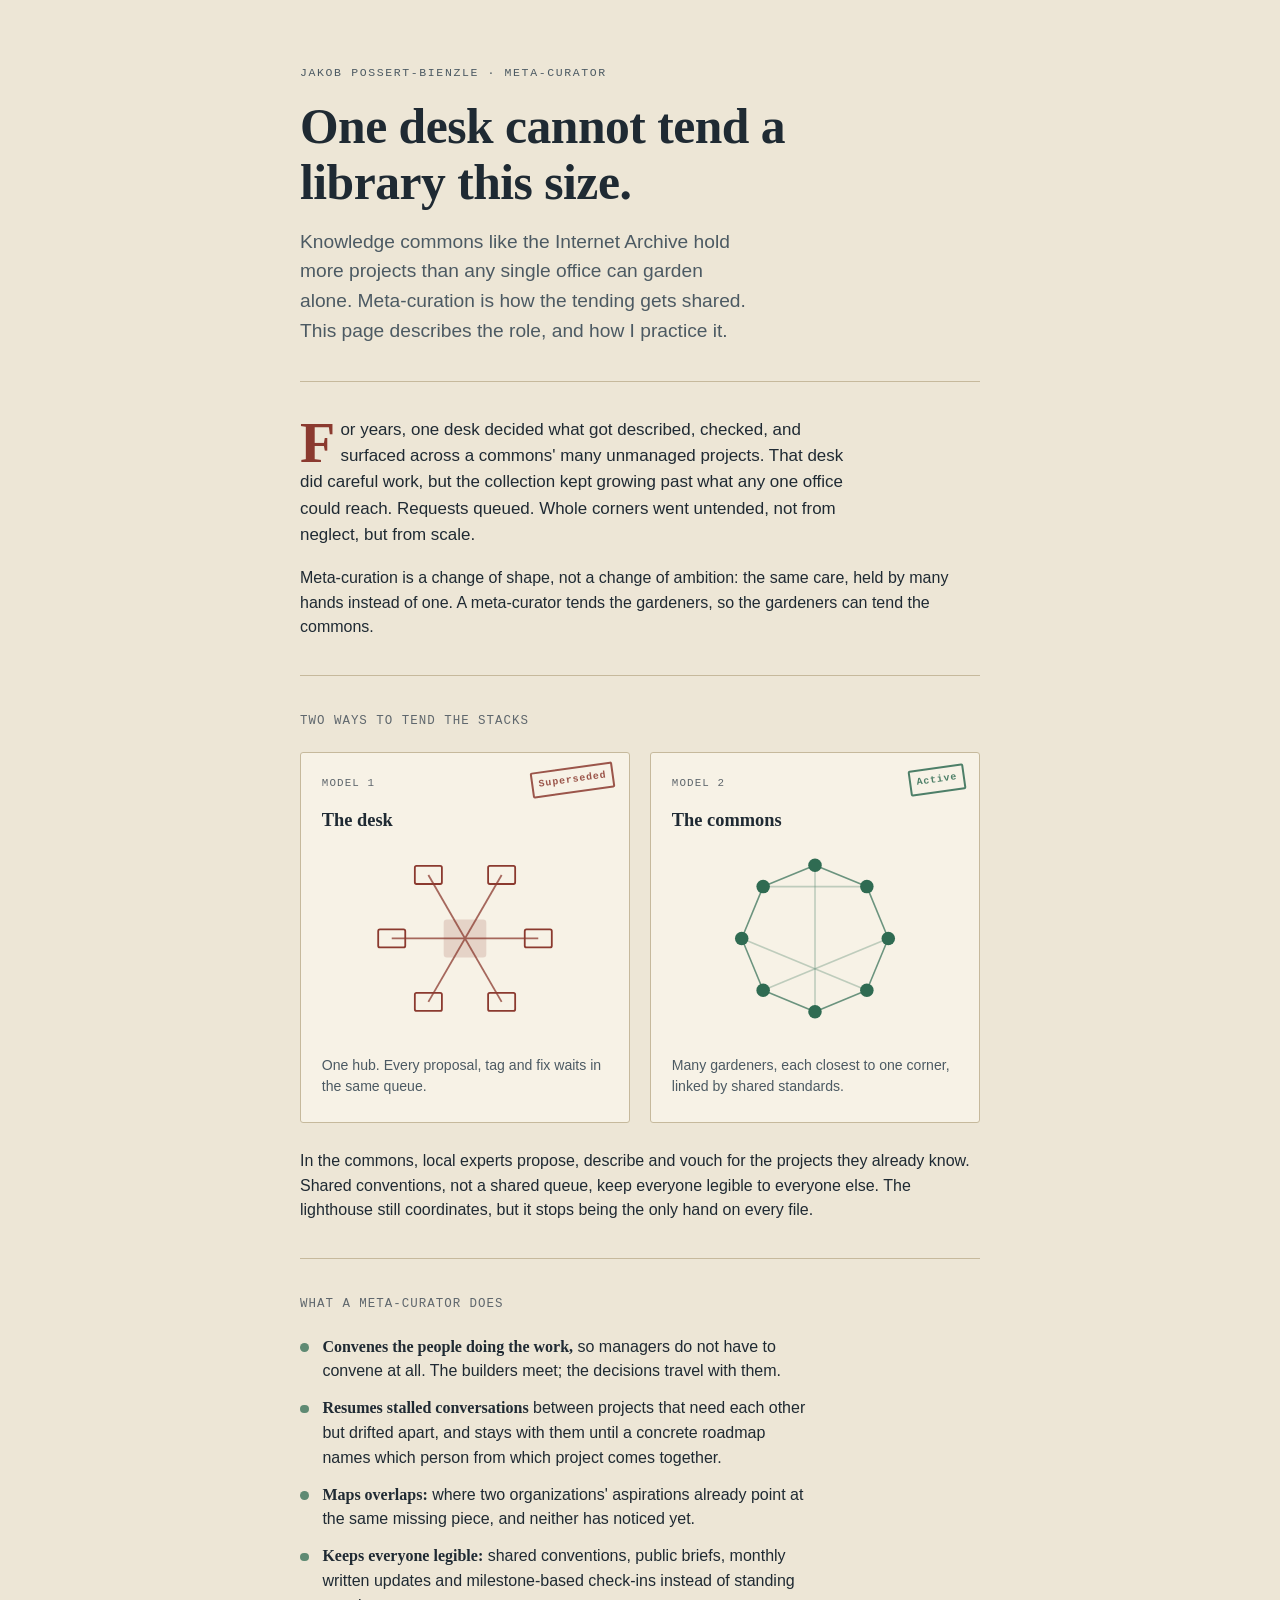
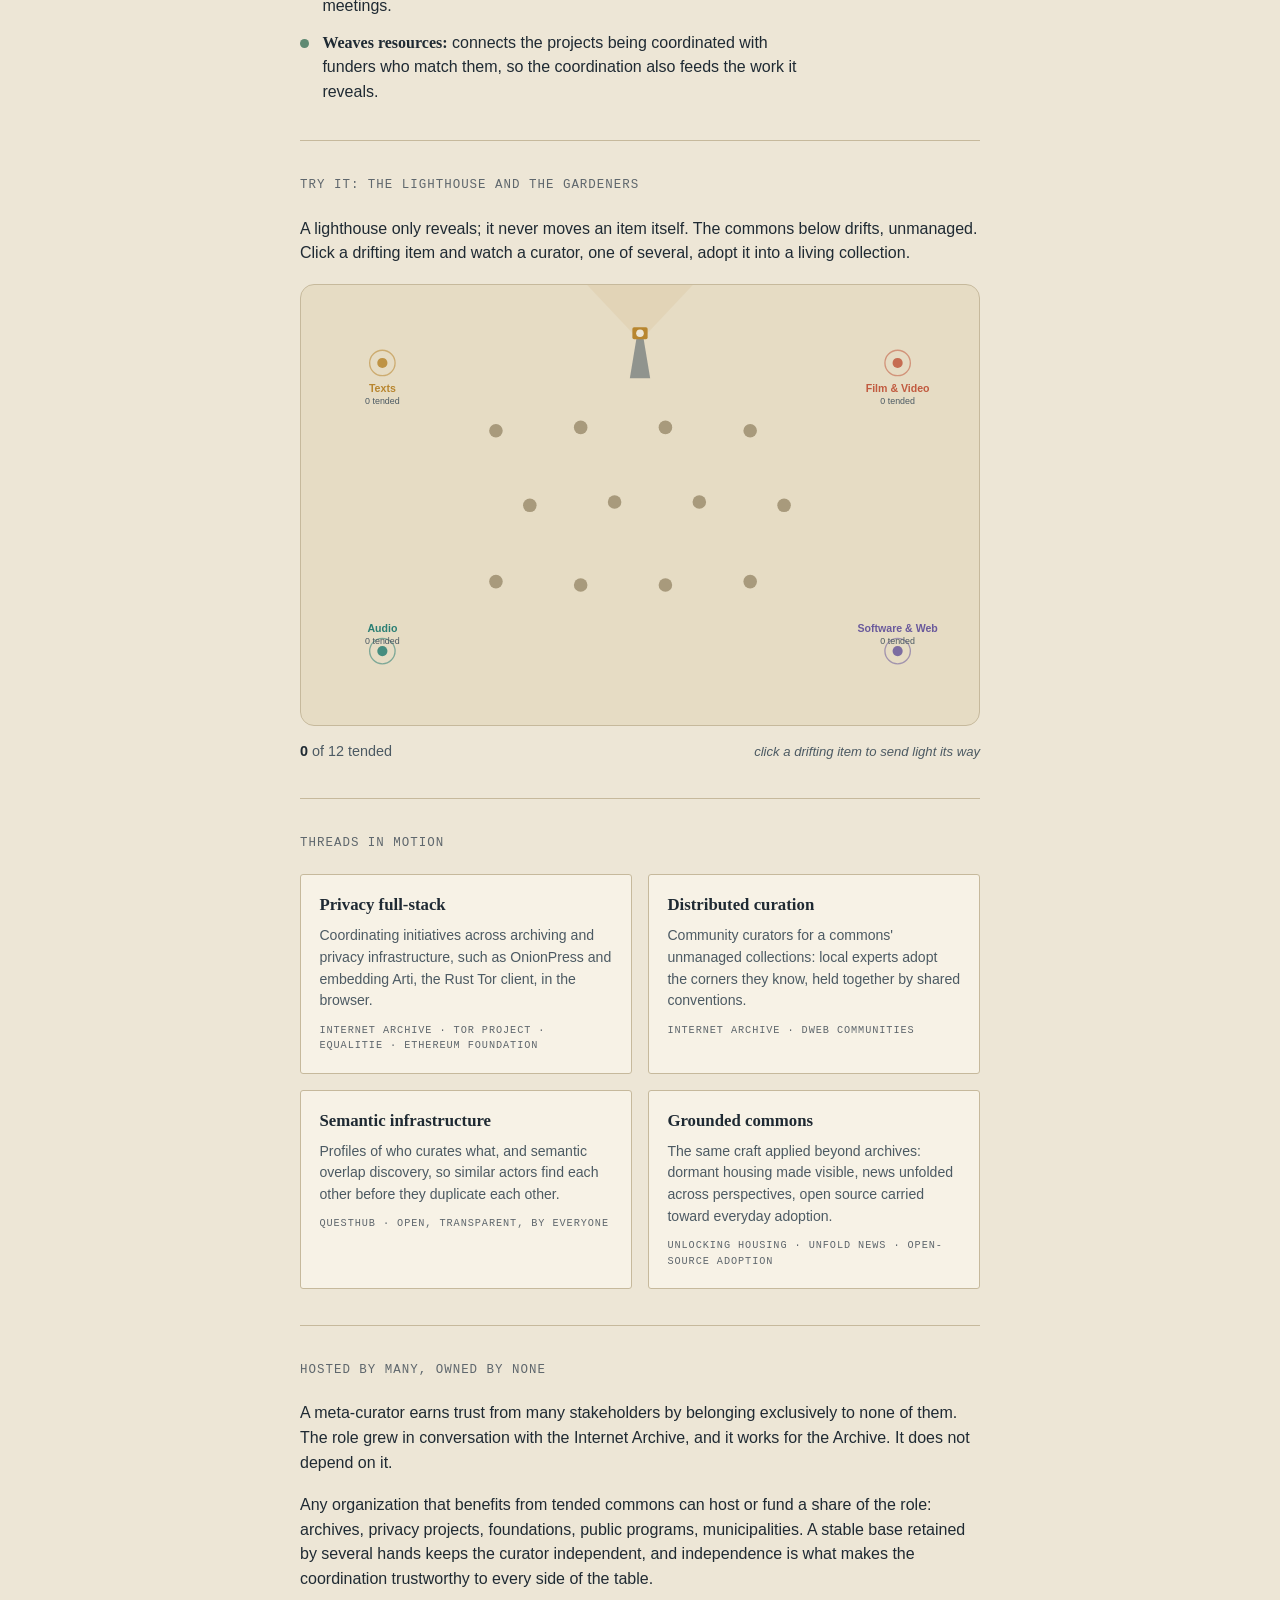
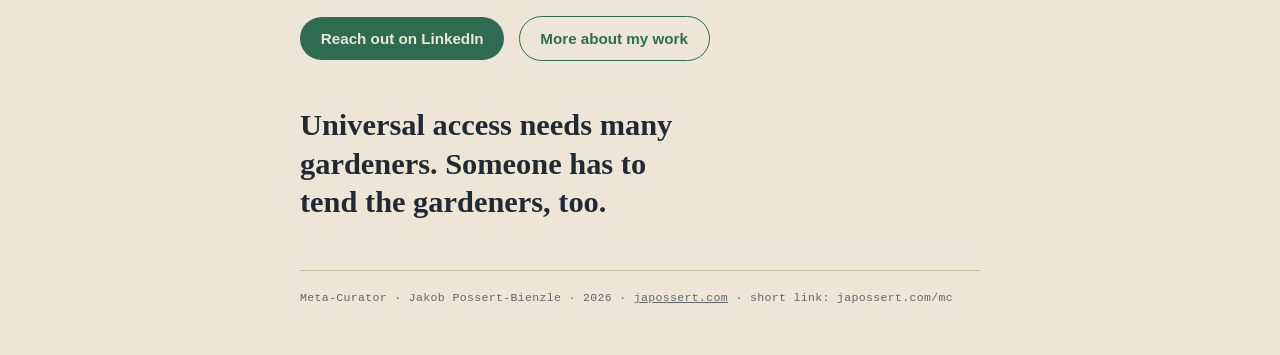
<file: public/meta-curator/index.html>
<!doctype html>
<html lang="en">
<head>
<meta charset="utf-8">
<title>Meta-Curator &middot; Jakob Possert-Bienzle</title>
<meta name="description" content="Meta-curation: coordinating the initiatives of knowledge-commons organizations such as the Internet Archive, the Tor Project and eQualitie. A role hosted by many, owned by none.">
<meta name="viewport" content="width=device-width, initial-scale=1">
<link rel="canonical" href="https://japossert.com/meta-curator/">
<link rel="icon" href="/favicon.ico">
<style>
  :root {
    --paper: #ede6d6;
    --card: #f7f2e6;
    --ink: #1f2a33;
    --ink-soft: #4c5a63;
    --ink-faint: #5f676d;
    --line: #c6b99c;
    --accent-desk: #8b3a2f;
    --accent-web: #2f6b52;
    --rule-w: 1px;
    --serif: Georgia, "Iowan Old Style", "Palatino Linotype", "Book Antiqua", serif;
    --sans: -apple-system, BlinkMacSystemFont, "Segoe UI", Roboto, "Helvetica Neue", Arial, sans-serif;
    --mono: ui-monospace, "SF Mono", Menlo, Consolas, "Liberation Mono", monospace;
    /* stage (interactive) palette */
    --stage: #e6dcc4;
    --gold: #b8862f;
    --coral: #c15a3f;
    --teal: #2b7f74;
    --violet: #6a5a9c;
    --unfound: #a89a7c;
    --beam: 184, 134, 47;
    --focus: #1c5f8c;
  }

  @media (prefers-color-scheme: dark) {
    :root {
      --paper: #17212b;
      --card: #1f2b36;
      --ink: #e8e0cd;
      --ink-soft: #a9b3ba;
      --ink-faint: #8d99a1;
      --line: #3a4753;
      --accent-desk: #e08a72;
      --accent-web: #6fbf9a;
      --stage: #1a242f;
      --gold: #d9a441;
      --coral: #e2765d;
      --teal: #4fb8a9;
      --violet: #a692e0;
      --unfound: #66707a;
      --beam: 217, 164, 65;
      --focus: #8fc4e8;
    }
  }

  * { box-sizing: border-box; }

  html { -webkit-text-size-adjust: 100%; }

  body {
    margin: 0;
    background: var(--paper);
    color: var(--ink);
    font-family: var(--sans);
    line-height: 1.55;
    overflow-x: hidden;
  }

  main {
    max-width: 46rem;
    margin: 0 auto;
    padding: clamp(1.5rem, 6vw, 4rem) clamp(1.1rem, 5vw, 1.75rem) 3rem;
  }

  a { color: var(--accent-web); }

  .eyebrow {
    font-family: var(--mono);
    font-size: 0.72rem;
    letter-spacing: 0.14em;
    text-transform: uppercase;
    color: var(--ink-soft);
    margin: 0 0 1.1rem;
  }

  h1 {
    font-family: var(--serif);
    font-weight: 700;
    font-size: clamp(1.9rem, 6.4vw, 3.1rem);
    line-height: 1.12;
    letter-spacing: -0.01em;
    margin: 0 0 1rem;
    max-width: 20ch;
  }

  h2 {
    font-family: var(--serif);
    font-weight: 700;
    font-size: clamp(1.25rem, 3.6vw, 1.6rem);
    line-height: 1.25;
    margin: 0 0 1rem;
  }

  .dek {
    font-size: clamp(1rem, 2.6vw, 1.2rem);
    color: var(--ink-soft);
    max-width: 42ch;
    margin: 0 0 2.2rem;
  }

  .rule {
    border: none;
    border-top: var(--rule-w) solid var(--line);
    margin: 2.2rem 0;
  }

  .lede {
    font-size: 1.06rem;
    max-width: 58ch;
  }

  .lede::first-letter {
    font-family: var(--serif);
    font-weight: 700;
    font-size: 3.4em;
    line-height: 0.82;
    float: left;
    margin: 0.03em 0.09em 0 0;
    color: var(--accent-desk);
  }

  p { margin: 0 0 1.1rem; }

  .section-label {
    font-family: var(--mono);
    font-size: 0.78rem;
    letter-spacing: 0.08em;
    text-transform: uppercase;
    color: var(--ink-faint);
    margin: 0 0 1.3rem;
  }

  .diagram-row {
    display: flex;
    flex-wrap: wrap;
    gap: 1.25rem;
    margin: 0 0 1.6rem;
  }

  .card {
    flex: 1 1 15rem;
    min-width: 0;
    position: relative;
    background: var(--card);
    border: 1px solid var(--line);
    border-radius: 3px;
    padding: 1.4rem 1.3rem 1.5rem;
    overflow: hidden;
  }

  .card h3 {
    font-family: var(--serif);
    font-size: 1.15rem;
    font-weight: 700;
    margin: 0 0 0.15rem;
  }

  .card .tag {
    font-family: var(--mono);
    font-size: 0.68rem;
    letter-spacing: 0.1em;
    color: var(--ink-faint);
    text-transform: uppercase;
    margin: 0 0 0.9rem;
  }

  .card svg {
    display: block;
    width: 100%;
    height: auto;
    max-width: 15.5rem;
    margin: 0 auto;
  }

  .desk-diagram { color: var(--accent-desk); }
  .commons-diagram { color: var(--accent-web); }

  .card p.caption {
    font-size: 0.88rem;
    color: var(--ink-soft);
    margin: 0.9rem 0 0;
  }

  .stamp {
    position: absolute;
    top: 0.9rem;
    right: 0.9rem;
    font-family: var(--mono);
    font-size: 0.62rem;
    letter-spacing: 0.09em;
    font-weight: 700;
    padding: 0.32em 0.55em;
    border: 2px solid currentColor;
    border-radius: 2px;
    transform: rotate(-8deg);
    opacity: 0.85;
  }

  .card.desk .stamp { color: var(--accent-desk); }
  .card.commons .stamp { color: var(--accent-web); }

  /* practice list */
  ul.practice {
    list-style: none;
    margin: 0 0 1.1rem;
    padding: 0;
  }
  ul.practice li {
    position: relative;
    padding-left: 1.4rem;
    margin-bottom: 0.75rem;
    max-width: 58ch;
  }
  ul.practice li::before {
    content: "";
    position: absolute;
    left: 0;
    top: 0.52em;
    width: 0.55em;
    height: 0.55em;
    border-radius: 50%;
    background: var(--accent-web);
    opacity: 0.75;
  }
  ul.practice li strong {
    font-family: var(--serif);
  }

  /* threads grid */
  .threads-grid {
    display: grid;
    grid-template-columns: repeat(auto-fit, minmax(15rem, 1fr));
    gap: 1rem;
    margin: 0 0 1.4rem;
  }
  .thread-card {
    background: var(--card);
    border: 1px solid var(--line);
    border-radius: 3px;
    padding: 1.1rem 1.15rem 1.15rem;
  }
  .thread-card h3 {
    font-family: var(--serif);
    font-size: 1.05rem;
    font-weight: 700;
    margin: 0 0 0.4rem;
  }
  .thread-card p {
    font-size: 0.88rem;
    color: var(--ink-soft);
    margin: 0;
  }
  .thread-card .who {
    display: block;
    font-family: var(--mono);
    font-size: 0.64rem;
    letter-spacing: 0.09em;
    text-transform: uppercase;
    color: var(--ink-faint);
    margin-top: 0.65rem;
  }

  .closer {
    font-family: var(--serif);
    font-weight: 700;
    font-size: clamp(1.4rem, 4.4vw, 1.9rem);
    line-height: 1.28;
    max-width: 26ch;
    margin: 2.4rem 0 0;
  }

  .cta {
    display: inline-block;
    font-family: var(--sans);
    font-weight: 600;
    font-size: 0.95rem;
    color: var(--paper);
    background: var(--accent-web);
    border-radius: 999px;
    padding: 0.6rem 1.3rem;
    text-decoration: none;
    margin: 0.4rem 0.6rem 0.4rem 0;
  }
  .cta.ghost {
    color: var(--accent-web);
    background: transparent;
    border: 1px solid var(--accent-web);
  }

  footer {
    margin-top: 3rem;
    padding-top: 1.1rem;
    border-top: var(--rule-w) solid var(--line);
    font-family: var(--mono);
    font-size: 0.72rem;
    letter-spacing: 0.03em;
    color: var(--ink-faint);
  }
  footer a { color: var(--ink-faint); }

  @media (max-width: 30rem) {
    .diagram-row { flex-direction: column; }
  }

  @media (prefers-reduced-motion: no-preference) {
    .fade-in {
      animation: fade-up 0.7s ease-out both;
    }
    .fade-in.fade-in-delayed { animation-delay: 0.08s; }
    @keyframes fade-up {
      from { opacity: 0; transform: translateY(8px); }
      to { opacity: 1; transform: translateY(0); }
    }
  }

  :focus-visible {
    outline: 2px solid var(--accent-web);
    outline-offset: 2px;
  }

  /* ---- interactive stage (the lighthouse and the gardeners) ---- */
  .stage-frame {
    position: relative;
    width: 100%;
    border-radius: 14px;
    background: var(--stage);
    border: 1px solid var(--line);
    overflow: hidden;
  }
  svg#stage {
    display: block;
    width: 100%;
    height: auto;
  }
  .item-btn { cursor: pointer; }
  .item-btn:focus-visible { outline: none; }
  .item-btn:focus-visible circle.hit-ring {
    stroke: var(--focus);
    stroke-width: 3;
    opacity: 1;
  }
  .item-core { transition: fill 0.5s ease, r 0.5s ease; }
  .item-node { transition: transform 1.1s cubic-bezier(.2,.8,.2,1); }
  .item-node.drift circle.item-core { animation: bob 5.5s ease-in-out infinite; }
  .item-node:nth-child(3n).drift circle.item-core { animation-delay: -1.3s; }
  .item-node:nth-child(3n+1).drift circle.item-core { animation-delay: -2.9s; }
  @keyframes bob {
    0%, 100% { transform: translate(0px, 0px); }
    50% { transform: translate(0px, -6px); }
  }
  .item-node.tended circle.item-core { animation: breathe 4.2s ease-in-out infinite; }
  @keyframes breathe {
    0%, 100% { opacity: 0.82; transform: scale(1); }
    50% { opacity: 1; transform: scale(1.12); }
  }
  .pulse-hint { animation: hint 1.4s ease-in-out infinite; }
  @keyframes hint {
    0%, 100% { r: 9; opacity: 0.55; }
    50% { r: 16; opacity: 0; }
  }
  .stage-thread {
    fill: none;
    stroke-width: 1.6;
    opacity: 0;
    transition: opacity 1.5s ease 0.5s;
  }
  .stage-thread.on { opacity: 0.65; }
  .beam-wedge {
    transform-origin: 400px 66px;
    animation: sweep 13s linear infinite;
    opacity: 0.5;
  }
  @keyframes sweep {
    from { transform: rotate(-46deg); }
    50% { transform: rotate(46deg); }
    to { transform: rotate(-46deg); }
  }
  .curator-label {
    font-family: var(--sans);
    font-size: 12.5px;
    font-weight: 600;
  }
  .curator-count {
    font-family: var(--sans);
    font-size: 10.5px;
  }
  .status-row {
    display: flex;
    flex-wrap: wrap;
    gap: 0.6rem 1rem;
    align-items: baseline;
    justify-content: space-between;
    margin-top: 0.85rem;
    font-family: var(--sans);
  }
  .progress { font-size: 0.9rem; color: var(--ink-soft); margin: 0; }
  .progress strong { color: var(--ink); font-variant-numeric: tabular-nums; }
  .hint-text {
    font-size: 0.82rem;
    color: var(--ink-soft);
    font-style: italic;
    min-height: 1.2em;
    margin: 0;
  }
  .reset-btn {
    font-family: inherit;
    font-size: 0.82rem;
    color: var(--ink-soft);
    background: none;
    border: 1px solid var(--line);
    border-radius: 999px;
    padding: 0.3rem 0.8rem;
    cursor: pointer;
  }
  .reset-btn:hover, .reset-btn:focus-visible {
    color: var(--ink);
    border-color: var(--ink-soft);
  }
  .reset-btn[hidden] { display: none; }

  @media (prefers-reduced-motion: reduce) {
    .beam-wedge { animation: none; transform: rotate(0deg); }
    .item-node.drift circle.item-core { animation: none; }
    .item-node.tended circle.item-core { animation: none; }
    .pulse-hint { animation: none; opacity: 0.55; }
    .item-node { transition-duration: 0.25s; }
    .stage-thread { transition-duration: 0.25s; }
  }
  @media (max-width: 420px) {
    .status-row { flex-direction: column; align-items: flex-start; }
  }
</style>
</head>
<body>
<main>
  <p class="eyebrow">Jakob Possert-Bienzle &middot; Meta-Curator</p>

  <h1 class="fade-in">One desk cannot tend a library this size.</h1>
  <p class="dek fade-in fade-in-delayed">Knowledge commons like the Internet Archive hold more projects than any single office can garden alone. Meta-curation is how the tending gets shared. This page describes the role, and how I practice it.</p>

  <hr class="rule">

  <p class="lede">For years, one desk decided what got described, checked, and surfaced across a commons' many unmanaged projects. That desk did careful work, but the collection kept growing past what any one office could reach. Requests queued. Whole corners went untended, not from neglect, but from scale.</p>
  <p>Meta-curation is a change of shape, not a change of ambition: the same care, held by many hands instead of one. A meta-curator tends the gardeners, so the gardeners can tend the commons.</p>

  <hr class="rule">

  <p class="section-label">Two ways to tend the stacks</p>

  <div class="diagram-row">
    <div class="card desk">
      <span class="stamp">Superseded</span>
      <p class="tag">Model 1</p>
      <h3>The desk</h3>
      <svg class="desk-diagram" viewBox="0 0 220 180" role="img" aria-label="Diagram: a single central desk connected by spokes to six documents, every decision routing through the center.">
        <g stroke="currentColor" stroke-width="1.6" fill="none" opacity="0.75">
          <line x1="110" y1="90" x2="175" y2="90"/>
          <line x1="110" y1="90" x2="142.5" y2="146.3"/>
          <line x1="110" y1="90" x2="77.5" y2="146.3"/>
          <line x1="110" y1="90" x2="45" y2="90"/>
          <line x1="110" y1="90" x2="77.5" y2="33.7"/>
          <line x1="110" y1="90" x2="142.5" y2="33.7"/>
        </g>
        <g fill="none" stroke="currentColor" stroke-width="1.6">
          <rect x="163" y="82" width="24" height="16" rx="1.5"/>
          <rect x="130.5" y="138.3" width="24" height="16" rx="1.5"/>
          <rect x="65.5" y="138.3" width="24" height="16" rx="1.5"/>
          <rect x="33" y="82" width="24" height="16" rx="1.5"/>
          <rect x="65.5" y="25.7" width="24" height="16" rx="1.5"/>
          <rect x="130.5" y="25.7" width="24" height="16" rx="1.5"/>
        </g>
        <rect x="92" y="74" width="36" height="32" rx="2" fill="currentColor" opacity="0.16" stroke="currentColor" stroke-width="1.8"/>
      </svg>
      <p class="caption">One hub. Every proposal, tag and fix waits in the same queue.</p>
    </div>

    <div class="card commons">
      <span class="stamp">Active</span>
      <p class="tag">Model 2</p>
      <h3>The commons</h3>
      <svg class="commons-diagram" viewBox="0 0 220 180" role="img" aria-label="Diagram: eight community curators arranged in a web, each connected to several neighbors, with no single center.">
        <g stroke="currentColor" stroke-width="1.4" fill="none" opacity="0.7">
          <line x1="175" y1="90" x2="156" y2="136"/>
          <line x1="156" y1="136" x2="110" y2="155"/>
          <line x1="110" y1="155" x2="64" y2="136"/>
          <line x1="64" y1="136" x2="45" y2="90"/>
          <line x1="45" y1="90" x2="64" y2="44"/>
          <line x1="64" y1="44" x2="110" y2="25"/>
          <line x1="110" y1="25" x2="156" y2="44"/>
          <line x1="156" y1="44" x2="175" y2="90"/>
          <line x1="175" y1="90" x2="64" y2="136" opacity="0.4"/>
          <line x1="156" y1="136" x2="45" y2="90" opacity="0.4"/>
          <line x1="110" y1="155" x2="110" y2="25" opacity="0.4"/>
          <line x1="64" y1="44" x2="156" y2="44" opacity="0.4"/>
        </g>
        <g fill="currentColor">
          <circle cx="175" cy="90" r="6"/>
          <circle cx="156" cy="136" r="6"/>
          <circle cx="110" cy="155" r="6"/>
          <circle cx="64" cy="136" r="6"/>
          <circle cx="45" cy="90" r="6"/>
          <circle cx="64" cy="44" r="6"/>
          <circle cx="110" cy="25" r="6"/>
          <circle cx="156" cy="44" r="6"/>
        </g>
      </svg>
      <p class="caption">Many gardeners, each closest to one corner, linked by shared standards.</p>
    </div>
  </div>

  <p>In the commons, local experts propose, describe and vouch for the projects they already know. Shared conventions, not a shared queue, keep everyone legible to everyone else. The lighthouse still coordinates, but it stops being the only hand on every file.</p>

  <hr class="rule">

  <p class="section-label">What a meta-curator does</p>

  <ul class="practice">
    <li><strong>Convenes the people doing the work,</strong> so managers do not have to convene at all. The builders meet; the decisions travel with them.</li>
    <li><strong>Resumes stalled conversations</strong> between projects that need each other but drifted apart, and stays with them until a concrete roadmap names which person from which project comes together.</li>
    <li><strong>Maps overlaps:</strong> where two organizations' aspirations already point at the same missing piece, and neither has noticed yet.</li>
    <li><strong>Keeps everyone legible:</strong> shared conventions, public briefs, monthly written updates and milestone-based check-ins instead of standing meetings.</li>
    <li><strong>Weaves resources:</strong> connects the projects being coordinated with funders who match them, so the coordination also feeds the work it reveals.</li>
  </ul>

  <hr class="rule">

  <p class="section-label">Try it: the lighthouse and the gardeners</p>

  <p>A lighthouse only reveals; it never moves an item itself. The commons below drifts, unmanaged. Click a drifting item and watch a curator, one of several, adopt it into a living collection.</p>

  <div class="stage-frame">
    <svg id="stage" viewBox="0 0 800 520" role="img" aria-labelledby="stage-title stage-desc">
      <title id="stage-title">The uncurated commons</title>
      <desc id="stage-desc">Twelve drifting items and four curators. Click a drifting item to send it to a curator, who grows it into a collection.</desc>
      <g id="threads"></g>
      <g id="curators"></g>
      <g id="lighthouse" aria-hidden="true">
        <g class="beam-wedge">
          <path d="M 400 66 L 300 -40 L 500 -40 Z" fill="rgb(var(--beam))" opacity="0.16" />
        </g>
        <path d="M 388 110 L 396 62 L 404 62 L 412 110 Z" fill="var(--ink-soft)" opacity="0.55" />
        <rect x="391" y="50" width="18" height="14" rx="2" fill="var(--gold)" />
        <circle cx="400" cy="57" r="4.5" fill="var(--paper)" />
      </g>
      <g id="items"></g>
    </svg>
  </div>

  <div class="status-row">
    <p class="progress" id="progress"><strong id="progress-n">0</strong> of 12 tended</p>
    <p class="hint-text" id="hint" aria-live="polite">click a drifting item to send light its way</p>
    <button class="reset-btn" id="reset" hidden type="button">let the commons drift again</button>
  </div>

  <hr class="rule">

  <p class="section-label">Threads in motion</p>

  <div class="threads-grid">
    <div class="thread-card">
      <h3>Privacy full-stack</h3>
      <p>Coordinating initiatives across archiving and privacy infrastructure, such as OnionPress and embedding Arti, the Rust Tor client, in the browser.</p>
      <span class="who">Internet Archive &middot; Tor Project &middot; eQualitie &middot; Ethereum Foundation</span>
    </div>
    <div class="thread-card">
      <h3>Distributed curation</h3>
      <p>Community curators for a commons' unmanaged collections: local experts adopt the corners they know, held together by shared conventions.</p>
      <span class="who">Internet Archive &middot; DWeb communities</span>
    </div>
    <div class="thread-card">
      <h3>Semantic infrastructure</h3>
      <p>Profiles of who curates what, and semantic overlap discovery, so similar actors find each other before they duplicate each other.</p>
      <span class="who">QuestHub &middot; open, transparent, by everyone</span>
    </div>
    <div class="thread-card">
      <h3>Grounded commons</h3>
      <p>The same craft applied beyond archives: dormant housing made visible, news unfolded across perspectives, open source carried toward everyday adoption.</p>
      <span class="who">Unlocking Housing &middot; Unfold News &middot; open-source adoption</span>
    </div>
  </div>

  <hr class="rule">

  <p class="section-label">Hosted by many, owned by none</p>

  <p>A meta-curator earns trust from many stakeholders by belonging exclusively to none of them. The role grew in conversation with the Internet Archive, and it works for the Archive. It does not depend on it.</p>
  <p>Any organization that benefits from tended commons can host or fund a share of the role: archives, privacy projects, foundations, public programs, municipalities. A stable base retained by several hands keeps the curator independent, and independence is what makes the coordination trustworthy to every side of the table.</p>

  <p>
    <a class="cta" href="https://www.linkedin.com/in/japossert" rel="me">Reach out on LinkedIn</a>
    <a class="cta ghost" href="https://japossert.com/">More about my work</a>
  </p>

  <p class="closer">Universal access needs many gardeners. Someone has to tend the gardeners, too.</p>

  <footer>Meta-Curator &middot; Jakob Possert-Bienzle &middot; 2026 &middot; <a href="https://japossert.com/">japossert.com</a> &middot; short link: japossert.com/mc</footer>
</main>

<script>
(function () {
  "use strict";

  var svgns = "http://www.w3.org/2000/svg";
  var reduceMotion = window.matchMedia("(prefers-reduced-motion: reduce)").matches;

  var curators = [
    { id: "texts",    label: "Texts",           color: "var(--gold)",   x: 96,  y: 92,  sign: [1, 1] },
    { id: "film",     label: "Film & Video",    color: "var(--coral)",  x: 704, y: 92,  sign: [-1, 1] },
    { id: "audio",    label: "Audio",           color: "var(--teal)",   x: 96,  y: 432, sign: [1, -1] },
    { id: "software", label: "Software & Web",  color: "var(--violet)", x: 704, y: 432, sign: [-1, -1] }
  ];

  var slotOffsets = [
    [22, 16], [46, 34], [16, 46]
  ];

  var itemPositions = [
    [230, 172], [330, 168], [430, 168], [530, 172],
    [270, 260], [370, 256], [470, 256], [570, 260],
    [230, 350], [330, 354], [430, 354], [530, 350]
  ];

  var items = itemPositions.map(function (pos, i) {
    var curator = curators[(i * 3) % 4];
    return { x: pos[0], y: pos[1], curator: curator, tended: false, index: i };
  });

  var svg = document.getElementById("stage");
  var curatorsLayer = document.getElementById("curators");
  var threadsLayer = document.getElementById("threads");
  var itemsLayer = document.getElementById("items");
  var progressN = document.getElementById("progress-n");
  var hintEl = document.getElementById("hint");
  var resetBtn = document.getElementById("reset");

  var tendedCount = 0;
  var everClicked = false;
  var idleHintTimer = null;
  var idleAutoTimer = null;

  function el(tag, attrs) {
    var node = document.createElementNS(svgns, tag);
    for (var k in attrs) node.setAttribute(k, attrs[k]);
    return node;
  }

  curators.forEach(function (c) {
    var g = el("g", { transform: "translate(" + c.x + "," + c.y + ")" });
    g.appendChild(el("circle", { r: 15, fill: "none", stroke: c.color, "stroke-width": 1.6, opacity: 0.55 }));
    g.appendChild(el("circle", { r: 6, fill: c.color, opacity: 0.85 }));
    var label = el("text", {
      class: "curator-label",
      x: 0,
      y: c.sign[1] > 0 ? 34 : -22,
      "text-anchor": "middle",
      fill: c.color
    });
    label.textContent = c.label;
    g.appendChild(label);
    var count = el("text", {
      class: "curator-count",
      x: 0,
      y: c.sign[1] > 0 ? 48 : -8,
      "text-anchor": "middle",
      fill: "var(--ink-soft)"
    });
    count.textContent = "0 tended";
    count.setAttribute("data-count-for", c.id);
    g.appendChild(count);
    curatorsLayer.appendChild(g);
    c.countEl = count;
  });

  items.forEach(function (item, i) {
    var g = el("g", { class: "item-node drift", transform: "translate(" + item.x + "," + item.y + ")" });

    var btn = el("g", {
      class: "item-btn",
      tabindex: "0",
      role: "button",
      "aria-label": "Drifting item " + (i + 1) + ", not yet tended. Activate to send it to a curator."
    });
    btn.appendChild(el("circle", { class: "hit-ring", r: 21, fill: "transparent", stroke: "transparent", "stroke-width": 3 }));
    btn.appendChild(el("circle", { class: "item-core", r: 8, fill: "var(--unfound)" }));
    g.appendChild(btn);
    itemsLayer.appendChild(g);

    item.group = g;
    item.btn = btn;
    item.core = btn.querySelector(".item-core");

    function activate() { tend(item); }
    btn.addEventListener("click", activate);
    btn.addEventListener("keydown", function (e) {
      if (e.key === "Enter" || e.key === " ") {
        e.preventDefault();
        activate();
      }
    });
  });

  function slotFor(curator, slotIndex) {
    var o = slotOffsets[slotIndex % slotOffsets.length];
    return [curator.x + o[0] * curator.sign[0], curator.y + o[1] * curator.sign[1]];
  }

  function tend(item) {
    if (item.tended) return;
    item.tended = true;
    everClicked = true;
    clearTimeout(idleHintTimer);
    clearTimeout(idleAutoTimer);
    hintEl.textContent = "";

    var curator = item.curator;
    curator.tendedCount = (curator.tendedCount || 0) + 1;
    curator.countEl.textContent = curator.tendedCount + " tended";

    var slot = slotFor(curator, curator.tendedCount - 1);

    var thread = el("path", {
      class: "stage-thread",
      d: "M " + item.x + " " + item.y + " Q " + ((item.x + curator.x) / 2) + " " + ((item.y + curator.y) / 2 - 30) + " " + curator.x + " " + curator.y,
      stroke: curator.color
    });
    threadsLayer.appendChild(thread);
    requestAnimationFrame(function () {
      thread.classList.add("on");
      setTimeout(function () { thread.style.opacity = "0"; }, 2200);
    });

    item.group.classList.remove("drift");
    item.group.classList.add("tended");
    item.group.setAttribute("transform", "translate(" + slot[0] + "," + slot[1] + ")");
    item.core.style.fill = curator.color;
    item.core.setAttribute("r", "6");
    item.btn.setAttribute("aria-label", "Item tended by " + curator.label + " curator.");
    item.btn.setAttribute("tabindex", "-1");

    tendedCount += 1;
    progressN.textContent = String(tendedCount);

    if (tendedCount === items.length) {
      onComplete();
    }
  }

  function onComplete() {
    hintEl.textContent = "all twelve tended, four curators, one living commons";
    resetBtn.hidden = false;
    var bloom = el("circle", { cx: 400, cy: 260, r: 4, fill: "var(--gold)", opacity: "0.28" });
    svg.insertBefore(bloom, curatorsLayer);
    if (!reduceMotion) {
      bloom.animate(
        [
          { r: 4, opacity: 0.28 },
          { r: 340, opacity: 0 }
        ],
        { duration: 1200, easing: "ease-out" }
      );
    }
    setTimeout(function () { bloom.remove(); }, 1300);
  }

  function reset() {
    items.forEach(function (item) {
      item.tended = false;
      item.group.classList.add("drift");
      item.group.classList.remove("tended");
      item.group.setAttribute("transform", "translate(" + item.x + "," + item.y + ")");
      item.core.style.fill = "var(--unfound)";
      item.core.setAttribute("r", "8");
      item.btn.setAttribute("aria-label", "Drifting item, not yet tended. Activate to send it to a curator.");
      item.btn.setAttribute("tabindex", "0");
    });
    curators.forEach(function (c) {
      c.tendedCount = 0;
      c.countEl.textContent = "0 tended";
    });
    threadsLayer.textContent = "";
    tendedCount = 0;
    progressN.textContent = "0";
    resetBtn.hidden = true;
    everClicked = false;
    hintEl.textContent = "click a drifting item to send light its way";
    armIdleTimers();
  }

  resetBtn.addEventListener("click", reset);

  function firstUntended() {
    return items.find(function (item) { return !item.tended; });
  }

  function armIdleTimers() {
    clearTimeout(idleHintTimer);
    clearTimeout(idleAutoTimer);
    if (!everClicked) {
      idleHintTimer = setTimeout(function () {
        if (everClicked) return;
        var target = firstUntended();
        if (!target) return;
        target.core.classList.add("pulse-hint");
        hintEl.textContent = "try clicking a drifting item";
      }, 3000);
      idleAutoTimer = setTimeout(function () {
        if (everClicked) return;
        var target = firstUntended();
        if (target) tend(target);
      }, 6500);
    }
  }

  armIdleTimers();
})();
</script>
</body>
</html>
</file>
